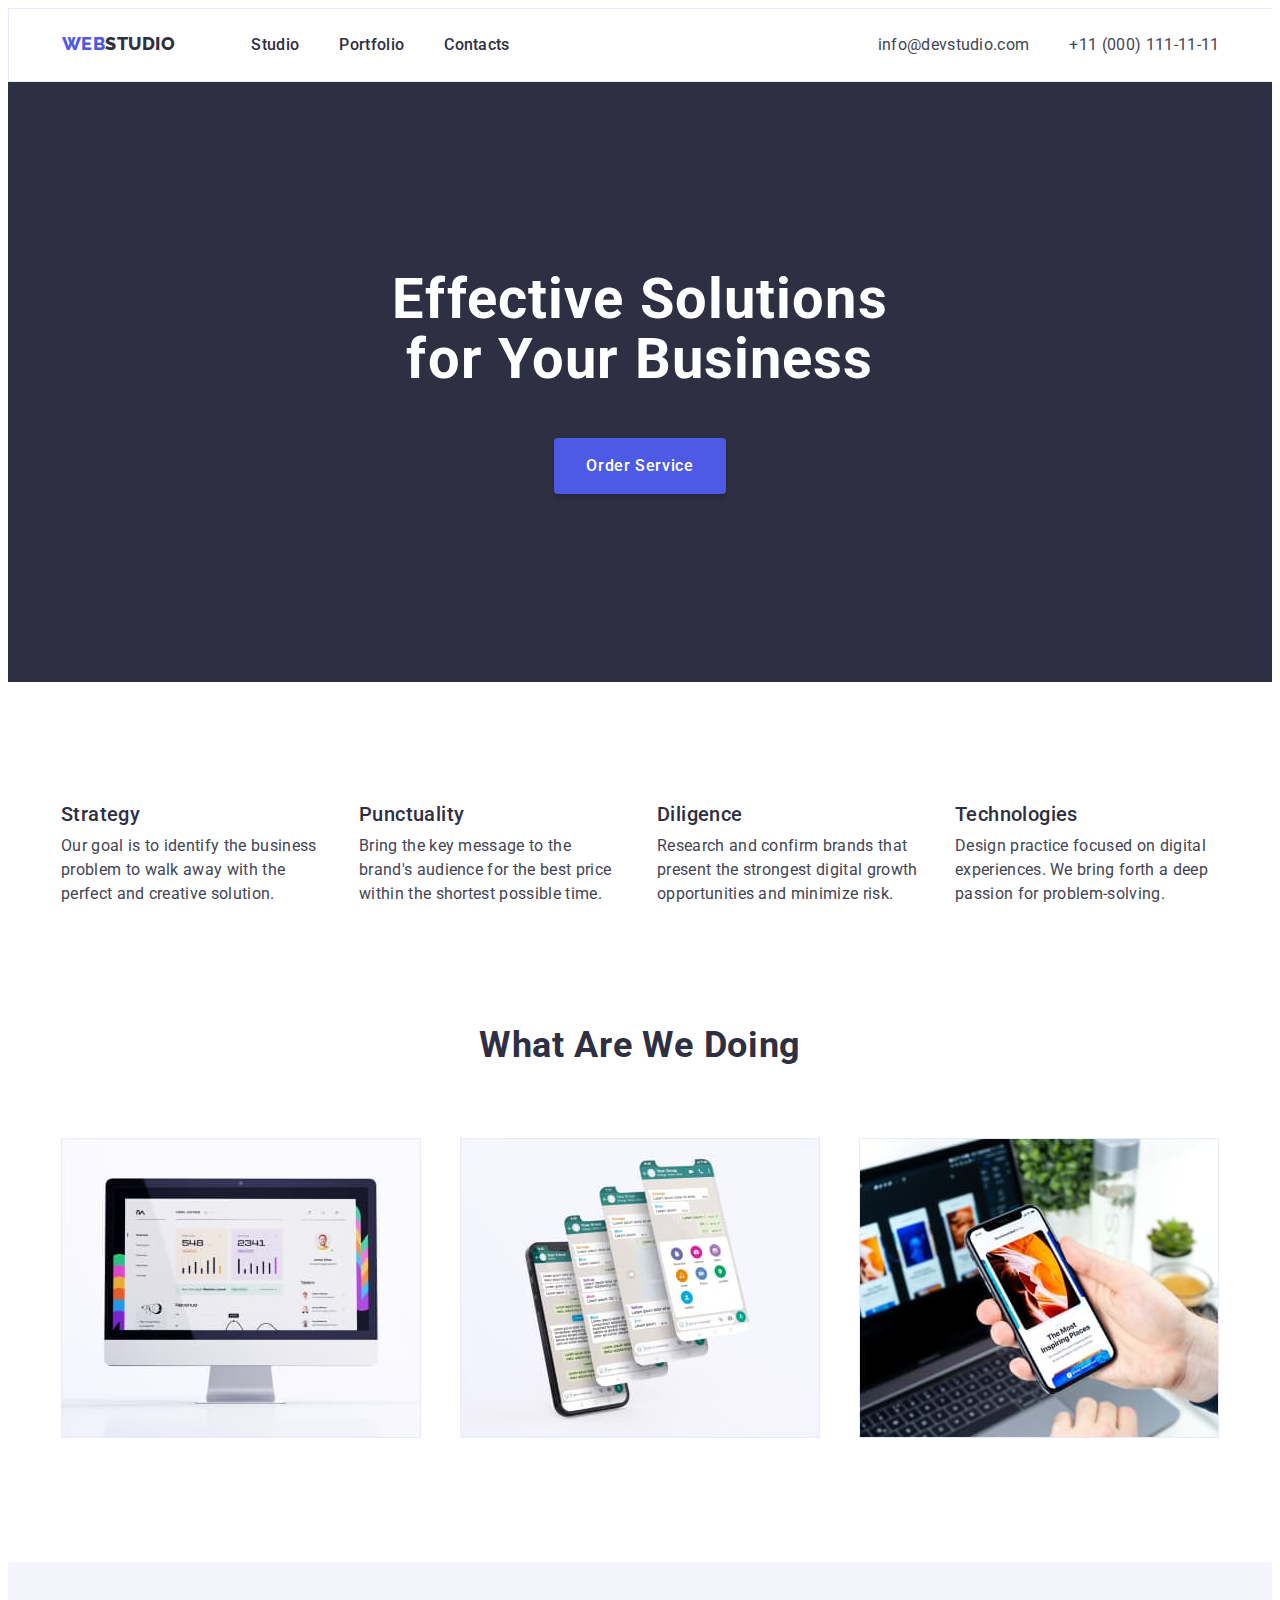
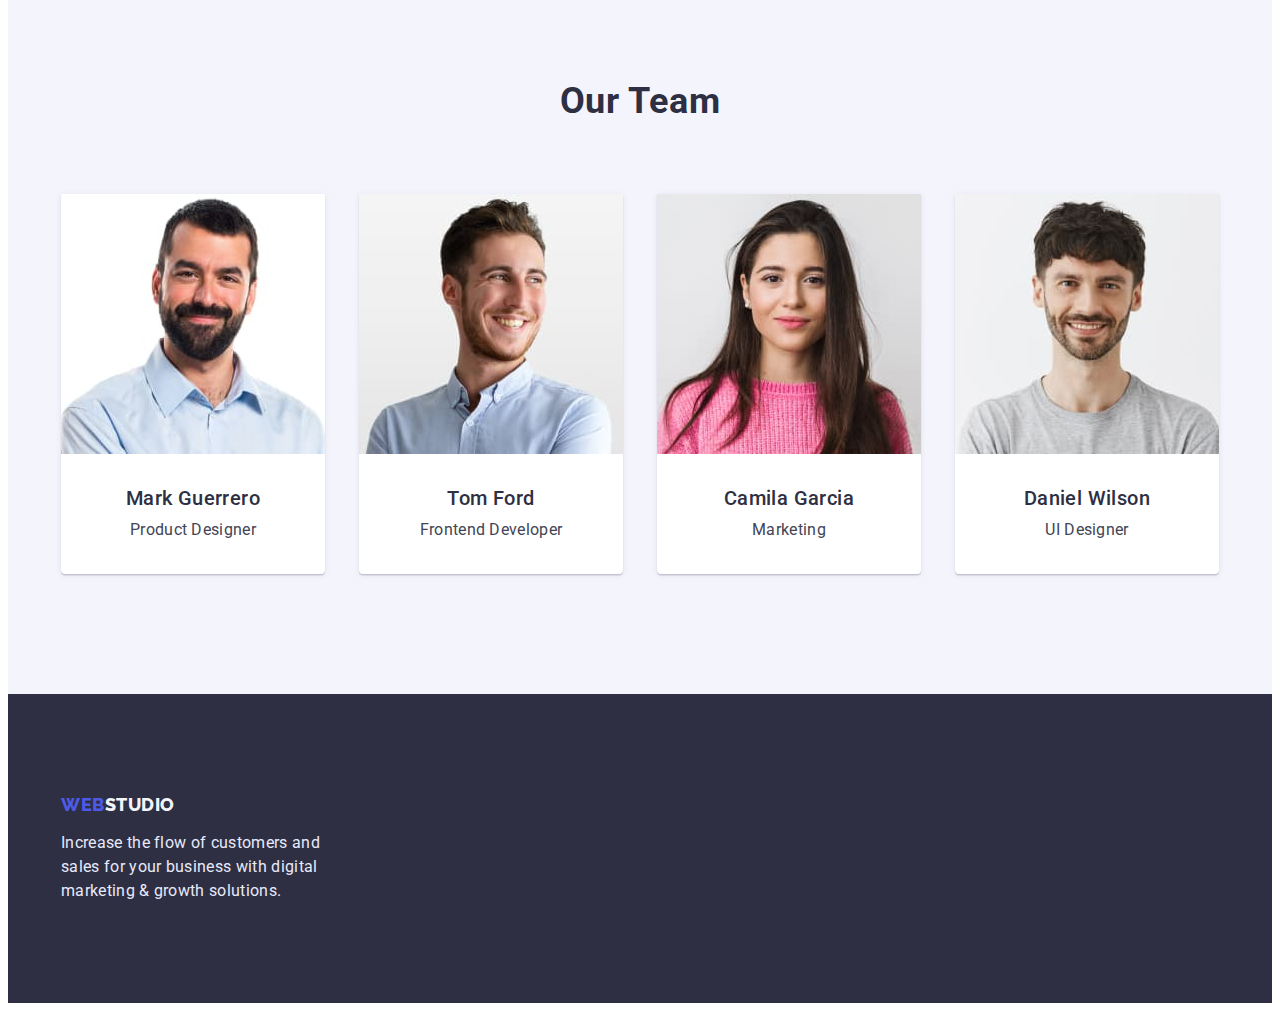
<file: index.html>
<!DOCTYPE html>
<html lang="en">

<head>
    <meta charset="UTF-8">
    <meta http-equiv="X-UA-Compatible" content="IE=edge">
    <meta name="viewport" content="width=device-width, initial-scale=1.0">
    <title>Studio</title>
    <link rel="preconnect" href="https://fonts.googleapis.com">
    <link rel="preconnect" href="https://fonts.gstatic.com" crossorigin>
    <link
        href="https://fonts.googleapis.com/css2?family=Raleway:wght@800&family=Roboto:wght@400;500;700;900&display=swap"
        rel="stylesheet">
    <link rel="stylesheet" href="https://cdnjs.cloudflare.com/ajax/libs/modern-normalize/1.1.0/modern-normalize.min.css"
        integrity="sha512-wpPYUAdjBVSE4KJnH1VR1HeZfpl1ub8YT/NKx4PuQ5NmX2tKuGu6U/JRp5y+Y8XG2tV+wKQpNHVUX03MfMFn9Q=="
        crossorigin="anonymous" referrerpolicy="no-referrer" />
    <link rel="stylesheet" href="./css/styles.css">
</head>

<body>
    <header class="header">
        <div class="container header-container">
            <nav class="header-nav">
                <a class="header-logo link" href="./index.html">Web<span class="header-logo-d">Studio</span></a>
                <ul class="header-list list">
                    <li class="header-item"><a class="header-link link" href="./index.html">Studio</a></li>
                    <li class="header-item"><a class="header-link link" href="./portfolio.html">Portfolio</a></li>
                    <li class="header-item"><a class="header-link link" href="">Contacts</a></li>
                </ul>
            </nav>

            <address class="header-contact">
                <ul class="header-cont-list list">
                    <li><a class="header-address link" href="mailto:info@devstudio.com">info@devstudio.com</a></li>
                    <li><a class="header-address link" href="tel:+110001111111">+11 (000)
                            111-11-11</a></li>
                </ul>
            </address>
        </div>
    </header>

    <main>
        <section class="hero section">
            <div class="container">
                <h1 class="hero-title">Effective Solutions for Your Business</h1>
                <button class="hero-btn" type="button">Order Service</button>
            </div>
        </section>

        <section class="mission section">
            <div class="container">
                <h2 class="mission-top-title" hidden>hello</h2>
                <ul class="mission-list list">
                    <li class="mission-item">
                        <h3 class="mission-title">Strategy</h3>
                        <p class="mission-text">
                            Our goal is to identify the business
                            problem to walk away with the perfect and creative solution.
                        </p>
                    </li>
                    <li class="mission-item">
                        <h3 class="mission-title">Punctuality</h3>
                        <p class="mission-text">
                            Bring the key message to the brand's audience for the best price within the shortest
                            possible
                            time.
                        </p>
                    </li>
                    <li class="mission-item">
                        <h3 class="mission-title">Diligence</h3>
                        <p class="mission-text">
                            Research and confirm brands that present the strongest digital growth opportunities and
                            minimize
                            risk.
                        </p>
                    </li>
                    <li class="mission-item">
                        <h3 class="mission-title">Technologies</h3>
                        <p class="mission-text">
                            Design practice focused on digital experiences. We bring forth a deep passion for
                            problem-solving.
                        </p>
                    </li>
                </ul>
            </div>
        </section>

        <section class="about section">
            <div class="container">
                <h2 class="about-title">What are we doing</h2>
                <ul class="about-list list">
                    <li><img class="about-img" src="./images/img1.jpg" alt="lapton screen with opened site" width="360">
                    </li>
                    <li><img class="about-img" src="./images/img2.jpg" alt="mobile phone with many opened programs"
                            width="360"></li>
                    <li><img class="about-img" src="./images/img3.jpg" alt="hand with phone near laptop" width="360">
                    </li>
                </ul>
            </div>
        </section>

        <section class="team">
            <div class="container">
                <h2 class="team-title">Our Team</h2>
                <ul class="team-list list">
                    <li class="team-item">
                        <img class="team-img" src="./images/tc1.jpg" alt="man with dark hair and bear" width="264">
                        <div class="team-desc">
                            <h3 class="team-name">Mark Guerrero</h3>
                            <p class="team-post">Product Designer</p>
                        </div>
                    </li>
                    <li class="team-item">
                        <img class="team-img" src="./images/tc2.jpg" alt="smiling man is looking to right" width="264">
                        <div class="team-desc">
                            <h3 class="team-name">Tom Ford</h3>
                            <p class="team-post">Frontend Developer</p>
                        </div>
                    </li>
                    <li class="team-item">
                        <img class="team-img" src="./images/tc3.jpg" alt="woman in pink sweater" width="264">
                        <div class="team-desc">
                            <h3 class="team-name">Camila Garcia</h3>
                            <p class="team-post">Marketing</p>
                        </div>
                    </li>
                    <li class="team-item">
                        <img class="team-img" src="./images/tc4.jpg" alt="smiling man with dark hair" width="264">
                        <div class="team-desc">
                            <h3 class="team-name">Daniel Wilson</h3>
                            <p class="team-post">UI Designer</p>
                        </div>
                    </li>
                </ul>
            </div>
        </section>
    </main>

    <footer class="footer">
        <div class="container">
            <a class="footer-logo link" href="./index.html">Web<span class="footer-logo-studio-w">Studio</span></a>
            <p class="footer-item">Increase the flow of customers and sales for your business with digital marketing &
                growth solutions.</p>
        </div>
    </footer>

</body>

</html>
</file>
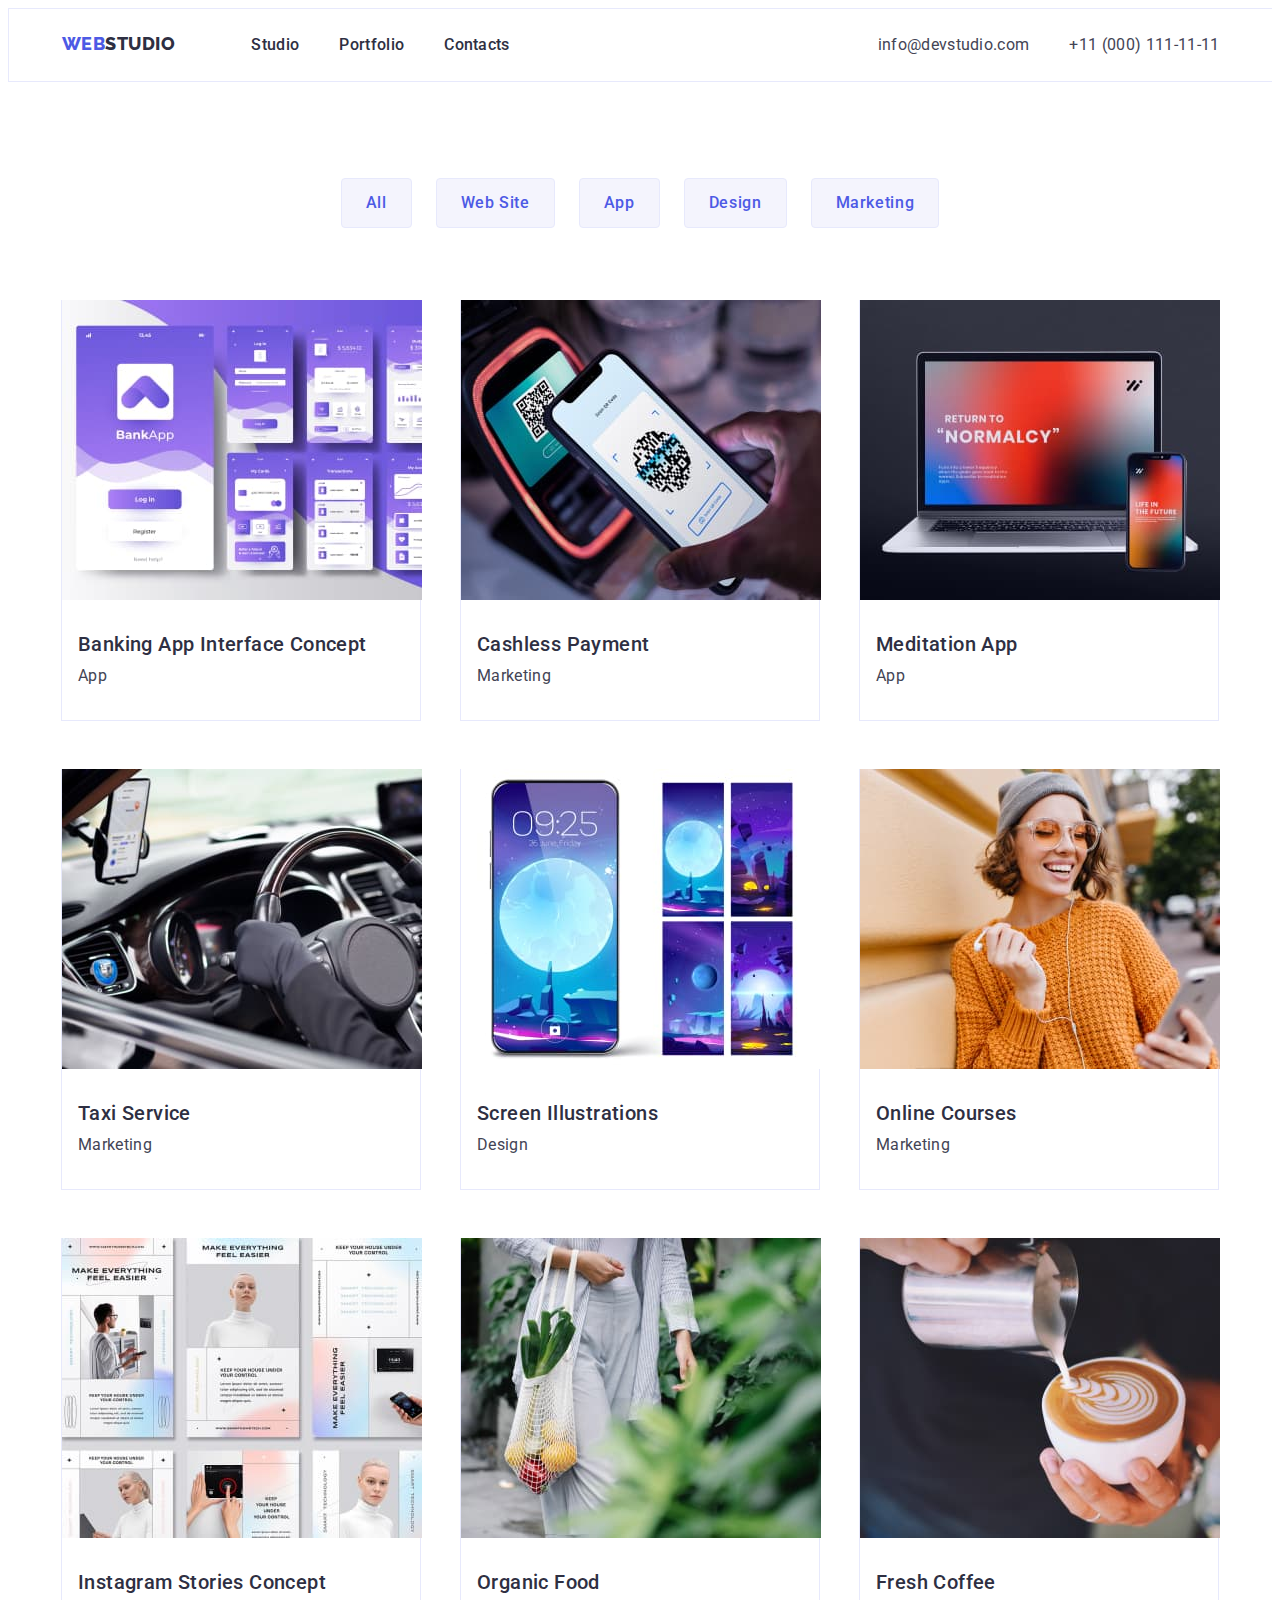
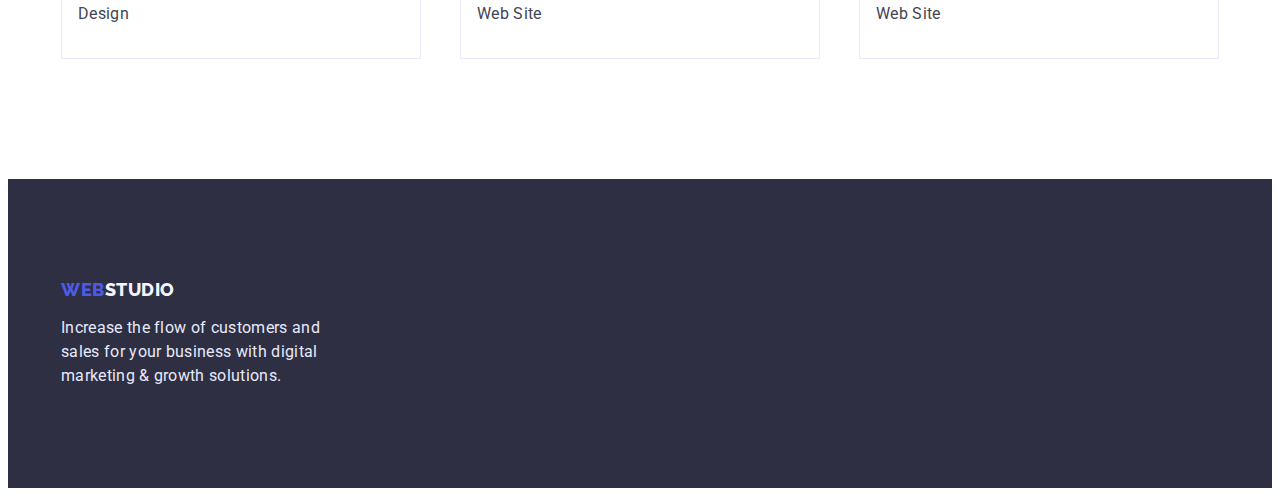
<file: portfolio.html>
<!DOCTYPE html>
<html lang="en">

<head>
    <meta charset="UTF-8">
    <meta http-equiv="X-UA-Compatible" content="IE=edge">
    <meta name="viewport" content="width=device-width, initial-scale=1.0">
    <title>Portfolio</title>
    <link rel="preconnect" href="https://fonts.googleapis.com">
    <link rel="preconnect" href="https://fonts.gstatic.com" crossorigin>
    <link
        href="https://fonts.googleapis.com/css2?family=Raleway:wght@800&family=Roboto:wght@400;500;700;900&display=swap"
        rel="stylesheet">
    <link rel="stylesheet" href="https://cdnjs.cloudflare.com/ajax/libs/modern-normalize/1.1.0/modern-normalize.min.css"
        integrity="sha512-wpPYUAdjBVSE4KJnH1VR1HeZfpl1ub8YT/NKx4PuQ5NmX2tKuGu6U/JRp5y+Y8XG2tV+wKQpNHVUX03MfMFn9Q=="
        crossorigin="anonymous" referrerpolicy="no-referrer" />
    <link rel="stylesheet" href="./css/styles.css">
</head>

<body>
    <header class="header">
        <div class="container header-container">
            <nav class="header-nav">
                <a class="header-logo link" href="./index.html">Web<span class="header-logo-d">Studio</span></a>
                <ul class="header-list list">
                    <li class="header-item"><a class="header-link link" href="./index.html">Studio</a></li>
                    <li class="header-item"><a class="header-link link" href="./portfolio.html">Portfolio</a></li>
                    <li class="header-item"><a class="header-link link" href="">Contacts</a></li>
                </ul>
            </nav>

            <address class="header-contact">
                <ul class="header-cont-list list">
                    <li><a class="header-address link" href="mailto:info@devstudio.com">info@devstudio.com</a></li>
                    <li><a class="header-address link" href="tel:+110001111111">+11 (000)
                            111-11-11</a></li>
                </ul>
            </address>
        </div>
    </header>

    <main>
        <section class="portfolio">
            <div class="container">
                <h1 hidden>hello</h1>
                <ul class="port-list list">
                    <li class="port-nav"><button class="port-btn link" type="button">All</button></li>
                    <li class="port-nav"><button class="port-btn link" type="button">Web Site</button></li>
                    <li class="port-nav"><button class="port-btn link" type="button">App</button></li>
                    <li class="port-nav"><button class="port-btn link" type="button">Design</button></li>
                    <li><button class="port-btn link" type="button">Marketing</button></li>
                </ul>
                <ul class="port-example-list list">
                    <li class="port-example-item card link">
                        <a class="link" href="">
                            <img class="port-img" src="./images/port1.jpg" alt="" width="360">
                            <div class="port-desc">
                                <h2 class="port-example-name">Banking App Interface Concept</h2>
                                <p class="port-example-type">App</p>
                            </div>
                        </a>
                    </li>
                    <li class="port-example-item card link">
                        <a class="link" href="">
                            <img class="port-img" src="./images/port2.jpg" alt="" width="360">
                            <div class="port-desc">
                                <h2 class="port-example-name">Cashless Payment</h2>
                                <p class="port-example-type">Marketing</p>
                            </div>
                        </a>
                    </li>
                    <li class="port-example-item card link">
                        <a class="link" href="">
                            <img class="port-img" src="./images/port3.jpg" alt="" width="360">
                            <div class="port-desc">
                                <h2 class="port-example-name">Meditation App</h2>
                                <p class="port-example-type">App</p>
                            </div>
                        </a>
                    </li>
                    <li class="port-example-item card link">
                        <a class="link" href="">
                            <img class="port-img" src="./images/port4.jpg" alt="" width="360">
                            <div class="port-desc">
                                <h2 class="port-example-name">Taxi Service</h2>
                                <p class="port-example-type">Marketing</p>
                            </div>
                        </a>
                    </li>
                    <li class="port-example-item card link">
                        <a class="link" href="">
                            <img class="port-img" src="./images/port5.jpg" alt="" width="360">
                            <div class="port-desc">
                                <h2 class="port-example-name">Screen Illustrations</h2>
                                <p class="port-example-type">Design</p>
                            </div>
                        </a>
                    </li>
                    <li class="port-example-item card link">
                        <a class="link" href="">
                            <img class="port-img" src="./images/port6.jpg" alt="" width="360">
                            <div class="port-desc">
                                <h2 class="port-example-name">Online Courses</h2>
                                <p class="port-example-type">Marketing</p>
                            </div>
                        </a>
                    </li>
                    <li class="port-example-item link">
                        <a class="link" href="">
                            <img class="port-img" src="./images/port7.jpg" alt="" width="360">
                            <div class="port-desc">
                                <h2 class="port-example-name">Instagram Stories Concept</h2>
                                <p class="port-example-type">Design</p>
                            </div>
                        </a>
                    </li>
                    <li class="port-example-item link">
                        <a class="link" href="">
                            <img class="port-img" src="./images/port8.jpg" alt="" width="360">
                            <div class="port-desc">
                                <h2 class="port-example-name">Organic Food</h2>
                                <p class="port-example-type">Web Site</p>
                            </div>
                        </a>
                    </li>
                    <li class="port-example-item link">
                        <a class="link" href="">
                            <img class="port-img" src="./images/port9.jpg" alt="" width="360">
                            <div class="port-desc">
                                <h2 class="port-example-name">Fresh Coffee</h2>
                                <p class="port-example-type">Web Site</p>
                            </div>
                        </a>
                    </li>
                </ul>
            </div>
        </section>
    </main>

    <footer class="footer">
        <div class="container">
            <a class="footer-logo link" href="./index.html">Web<span class="footer-logo-studio-w">Studio</span></a>
            <p class="footer-item">Increase the flow of customers and sales for your business with digital marketing &
                growth solutions.</p>
        </div>
    </footer>
</body>

</html>
</file>
<file: css/styles.css>
:root {
  --main-text-color: #2e2f42;
  --second-text-color: #434455;
}

body {
  font-family: "Roboto", sans-serif;
  font-style: normal;
  font-weight: 400;
  color: #434455;
}

p,
h1,
h2,
h3,
h4,
h5,
h6 {
  margin: 0;
}

ul {
  padding-left: 0;
  margin: 0;
}

.container {
  width: 1158px;
  padding: 0 15px;
  margin: 0 auto;
}

.section {
  padding-top: 188px;
  padding-bottom: 188px;
}
.link {
  text-decoration: none;
}

.list {
  list-style: none;
}

/** --------------------Main page--------------------  */

header {
  background-color: #ffffff;
  padding-top: 24px;
  padding-bottom: 24px;
  box-sizing: border-box;
  border: 1px solid #e7e9fc;
  border-right: none;
}

.header-container {
  display: flex;
}

.header-logo {
  font-family: "Raleway", sans-serif;
  font-style: normal;
  font-weight: 800;
  font-size: 18px;
  line-height: 1.17;
  letter-spacing: 0.03em;
  text-transform: uppercase;
  color: #4d5ae5;
  margin-right: 76px;
}

.header-nav {
  display: flex;
}

.header-list {
  display: flex;
  gap: 40px;
}

.header-link {
  font-style: normal;
  font-weight: 500;
  font-size: 16px;
  line-height: 1.5;
  letter-spacing: 0.02em;
  color: #2e2f42;
}

.header-link:hover {
  color: #404bbf;
}

.header-link:focus {
  color: #404bbf;
}

.header-contact {
  font-style: normal;
  margin-left: auto;
}

.header-address:hover {
  color: #404bbf;
}

.header-address:focus {
  color: #404bbf;
}

.header-cont-list {
  display: flex;
  gap: 40px;
}

.header-address {
  font-style: normal;
  font-weight: 400;
  font-size: 16px;
  line-height: 1.5;
  letter-spacing: 0.02em;
  color: #434455;
}

.hero {
  background-color: #2e2f42;
}

.hero-title {
  font-size: 56px;
  line-height: 1.07;
  text-align: center;
  letter-spacing: 0.02em;
  color: #ffffff;
  max-width: 496px;
  margin: auto;
  margin-bottom: 48px;
}
.hero-btn {
  font-family: "Roboto", sans-serif;
  font-style: normal;
  font-weight: 500;
  font-size: 16px;
  line-height: 1.5;
  display: flex;
  letter-spacing: 0.04em;
  color: #ffffff;
  background-color: #4d5ae5;
  box-shadow: 0px 4px 4px rgba(0, 0, 0, 0.15);
  border-radius: 4px;
  cursor: pointer;
  margin: auto;
  padding: 16px 32px;
  border: transparent;
}

.hero-btn:hover {
  color: #ffffff;
  background: #404bbf;
  box-shadow: 0px 4px 4px rgba(0, 0, 0, 0.15);
  border-radius: 4px;
}

.mission {
  padding-top: 120px;
  padding-bottom: 120px;
}

.mission-list {
  display: flex;
  flex-direction: row;
  flex-wrap: nowrap;
  justify-content: space-between;
}

.mission-item {
  max-width: 264px;
}

.mission-title {
  font-weight: 500;
  font-size: 20px;
  line-height: 1.2;
  letter-spacing: 0.02em;
  color: #2e2f42;
  margin-bottom: 8px;
}

.mission-text {
  font-size: 16px;
  line-height: 1.5;
  letter-spacing: 0.02em;
  color: #434455;
}

.about {
  padding-bottom: 120px;
  padding-top: 0;
}

.about-list {
  display: flex;
  justify-content: space-between;
  flex-wrap: nowrap;
}

.about-title {
  font-weight: 700;
  font-size: 36px;
  line-height: 1.11;
  text-align: center;
  letter-spacing: 0.02em;
  text-transform: capitalize;
  color: #2e2f42;
  margin-bottom: 72px;
}

.team {
  background-color: #f4f4fd;
  padding-top: 120px;
  padding-bottom: 120px;
}

.team-list {
  display: flex;
  justify-content: space-between;
  flex-wrap: nowrap;
}

.team-desc {
  padding-top: 32px;
  padding-bottom: 32px;
}

.team-title {
  font-weight: 700;
  font-size: 36px;
  line-height: 1.11;
  text-align: center;
  letter-spacing: 0.02em;
  text-transform: capitalize;
  color: var(--main-text-color);
  margin-bottom: 72px;
}

.team-img {
  display: block;
}

.team-item {
  background: #ffffff;
  box-shadow: 0px 1px 6px rgba(46, 47, 66, 0.08),
    0px 1px 1px rgba(46, 47, 66, 0.16), 0px 2px 1px rgba(46, 47, 66, 0.08);
  border-radius: 0px 0px 4px 4px;
  max-width: 264px;
}

.team-name {
  font-weight: 500;
  font-size: 20px;
  line-height: 1.2;
  text-align: center;
  letter-spacing: 0.02em;
  color: var(--main-text-color);
  margin-bottom: 8px;
}

.team-post {
  font-size: 16px;
  line-height: 1.5;
  text-align: center;
  letter-spacing: 0.02em;
  color: var(--second-text-color);
}

.footer {
  background-color: #2e2f42;
}

.header-logo-d {
  color: #2e2f42;
}

.header-logo-studio-w {
  font-family: "Raleway";
  font-style: normal;
  font-weight: 800;
  font-size: 18px;
  line-height: 1.16;
  display: flex;
  align-items: center;
  letter-spacing: 0.03em;
  text-transform: uppercase;
  color: #f4f4fd;
}

.footer {
  background-color: #2e2f42;
  padding-top: 100px;
  padding-bottom: 100px;
}

.footer-logo {
  font-family: "Raleway", sans-serif;
  font-style: normal;
  font-weight: 800;
  font-size: 18px;
  line-height: 1.17;
  display: flex;
  align-items: center;
  letter-spacing: 0.03em;
  text-transform: uppercase;
  color: #4d5ae5;
  margin-bottom: 16px;
}

.footer-logo-studio-w {
  color: #f4f4fd;
}

.footer-item {
  font-size: 16px;
  line-height: 1.5;
  letter-spacing: 0.02em;
  color: #e7e9fc;
  max-width: 264px;
}

/** -------------------- Portfolio --------------------*/

.portfolio {
  padding-top: 96px;
  padding-bottom: 120px;
}

.port-list {
  display: flex;
  justify-content: center;
  flex-wrap: nowrap;
  margin-bottom: 72px;
}

.port-nav{
margin-right: 24px;
}

.port-btn {
  font-family: "Roboto", sans-serif;
  font-style: normal;
  font-weight: 500;
  font-size: 16px;
  line-height: 1.5;
  display: flex;
  align-items: center;
  text-align: center;
  letter-spacing: 0.04em;
  color: #4d5ae5;
  background: #f4f4fd;
  border: 1px solid #e7e9fc;
  border-radius: 4px;
  cursor: pointer;
  margin-top: 96px;
  margin: auto;
  padding: 12px 24px;
}

.port-btn:hover {
  color: #ffffff;
  background-color: #404bbf;
  box-shadow: 0px 3px 1px rgba(0, 0, 0, 0.1), 0px 2px 1px rgba(0, 0, 0, 0.08),
    0px 2px 2px rgba(0, 0, 0, 0.12);
  border-radius: 4px;
}

.port-example-list {
  display: flex;
  justify-content: space-between;
  flex-wrap: wrap;
}

.port-desc {
  padding-top: 32px;
  padding-bottom: 32px;
  padding-left: 16px;
}

.card {
  margin-bottom: 48px;
}

.port-example-item {
  box-sizing: border-box;
  border: 1px solid #e7e9fc;
  border-top: none;
  max-width: 360px;0.
}

.port-example-name {
  font-weight: 500;
  font-size: 20px;
  line-height: 1.2;
  letter-spacing: 0.02em;
  color: var(--main-text-color);
  margin-bottom: 8px;
}

.port-example-type {
  font-size: 16px;
  line-height: 1.5;
  letter-spacing: 0.02em;
  color: var(--second-text-color);
}

.port-img {
  display: block;
}
</file>
